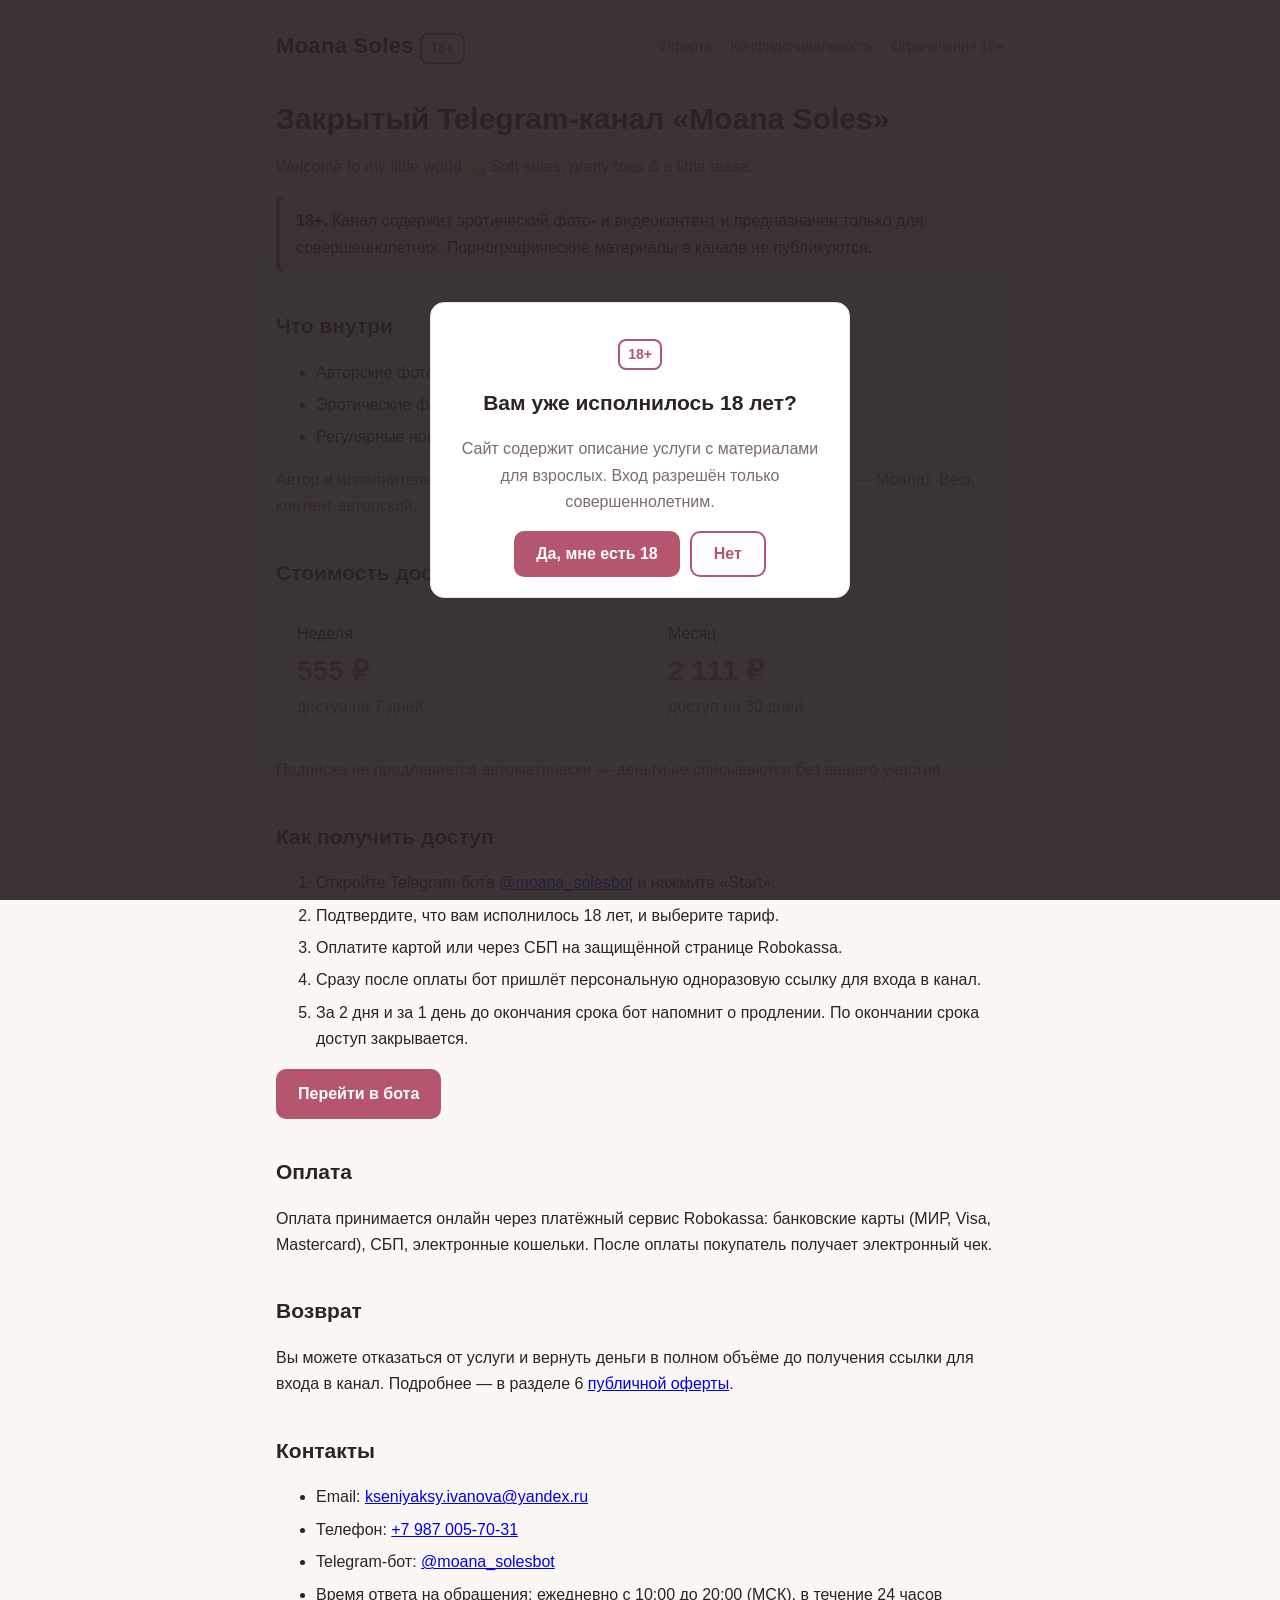
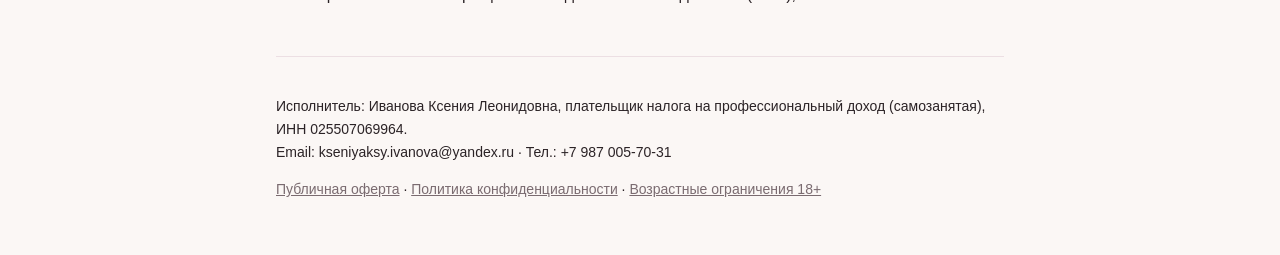
<file: index.html>
<!DOCTYPE html>
<html lang="ru">
<head>
    <meta charset="UTF-8">
    <meta name="viewport" content="width=device-width, initial-scale=1.0">
    <meta name="robots" content="noindex">
    <title>Moana Soles — закрытый канал 18+</title>
    <link rel="stylesheet" href="style.css">
</head>
<body>

<div id="age-gate" role="dialog" aria-modal="true" aria-labelledby="age-title">
    <div class="card">
        <p><span class="badge">18+</span></p>
        <h2 id="age-title" style="margin-top:8px">Вам уже исполнилось 18 лет?</h2>
        <p class="muted">Сайт содержит описание услуги с материалами для взрослых. Вход разрешён только совершеннолетним.</p>
        <div class="actions">
            <button class="btn" id="age-yes">Да, мне есть 18</button>
            <button class="btn secondary" id="age-no">Нет</button>
        </div>
    </div>
</div>

<div class="wrap">
    <header>
        <a class="logo" href="index.html">Moana Soles <span class="badge">18+</span></a>
        <nav>
            <a href="offer.html">Оферта</a>
            <a href="privacy.html">Конфиденциальность</a>
            <a href="age.html">Ограничения 18+</a>
        </nav>
    </header>

    <h1>Закрытый Telegram-канал «Moana Soles»</h1>
    <p class="muted">Welcome to my little world 💫 Soft soles, pretty toes &amp; a little tease.</p>

    <p class="notice"><strong>18+.</strong> Канал содержит эротический фото- и видеоконтент и предназначен только для совершеннолетних. Порнографические материалы в канале не публикуются.</p>

    <h2>Что внутри</h2>
    <ul>
        <li>Авторские фотографии в эстетике ухоженных стоп и ног</li>
        <li>Эротические фото и короткие видео автора 18+</li>
        <li>Регулярные новые публикации</li>
    </ul>
    <p class="muted">Автор и исполнитель — Иванова Ксения Леонидовна (творческий псевдоним — Moana). Весь контент авторский.</p>

    <h2>Стоимость доступа</h2>
    <div class="prices">
        <div class="card">
            <div>Неделя</div>
            <div class="price">555 ₽</div>
            <div class="muted">доступ на 7 дней</div>
        </div>
        <div class="card">
            <div>Месяц</div>
            <div class="price">2 111 ₽</div>
            <div class="muted">доступ на 30 дней</div>
        </div>
    </div>
    <p class="muted">Подписка не продлевается автоматически — деньги не списываются без вашего участия.</p>

    <h2>Как получить доступ</h2>
    <ol>
        <li>Откройте Telegram-бота <a href="https://t.me/moana_solesbot">@moana_solesbot</a> и нажмите «Start».</li>
        <li>Подтвердите, что вам исполнилось 18 лет, и выберите тариф.</li>
        <li>Оплатите картой или через СБП на защищённой странице Robokassa.</li>
        <li>Сразу после оплаты бот пришлёт персональную одноразовую ссылку для входа в канал.</li>
        <li>За 2 дня и за 1 день до окончания срока бот напомнит о продлении. По окончании срока доступ закрывается.</li>
    </ol>
    <p><a class="btn" href="https://t.me/moana_solesbot">Перейти в бота</a></p>

    <h2>Оплата</h2>
    <p>Оплата принимается онлайн через платёжный сервис Robokassa: банковские карты (МИР, Visa, Mastercard), СБП, электронные кошельки. После оплаты покупатель получает электронный чек.</p>

    <h2>Возврат</h2>
    <p>Вы можете отказаться от услуги и вернуть деньги в полном объёме до получения ссылки для входа в канал. Подробнее — в разделе 6 <a href="offer.html#refund">публичной оферты</a>.</p>

    <h2>Контакты</h2>
    <ul>
        <li>Email: <a href="mailto:kseniyaksy.ivanova@yandex.ru">kseniyaksy.ivanova@yandex.ru</a></li>
        <li>Телефон: <a href="tel:+79870057031">+7 987 005-70-31</a></li>
        <li>Telegram-бот: <a href="https://t.me/moana_solesbot">@moana_solesbot</a></li>
        <li>Время ответа на обращения: ежедневно с 10:00 до 20:00 (МСК), в течение 24 часов</li>
    </ul>

    <footer>
        <p>Исполнитель: Иванова Ксения Леонидовна, плательщик налога на профессиональный доход (самозанятая), ИНН 025507069964.<br>
        Email: kseniyaksy.ivanova@yandex.ru · Тел.: +7 987 005-70-31</p>
        <p><a href="offer.html">Публичная оферта</a> · <a href="privacy.html">Политика конфиденциальности</a> · <a href="age.html">Возрастные ограничения 18+</a></p>
    </footer>
</div>

<script src="age.js"></script>
</body>
</html>
</file>
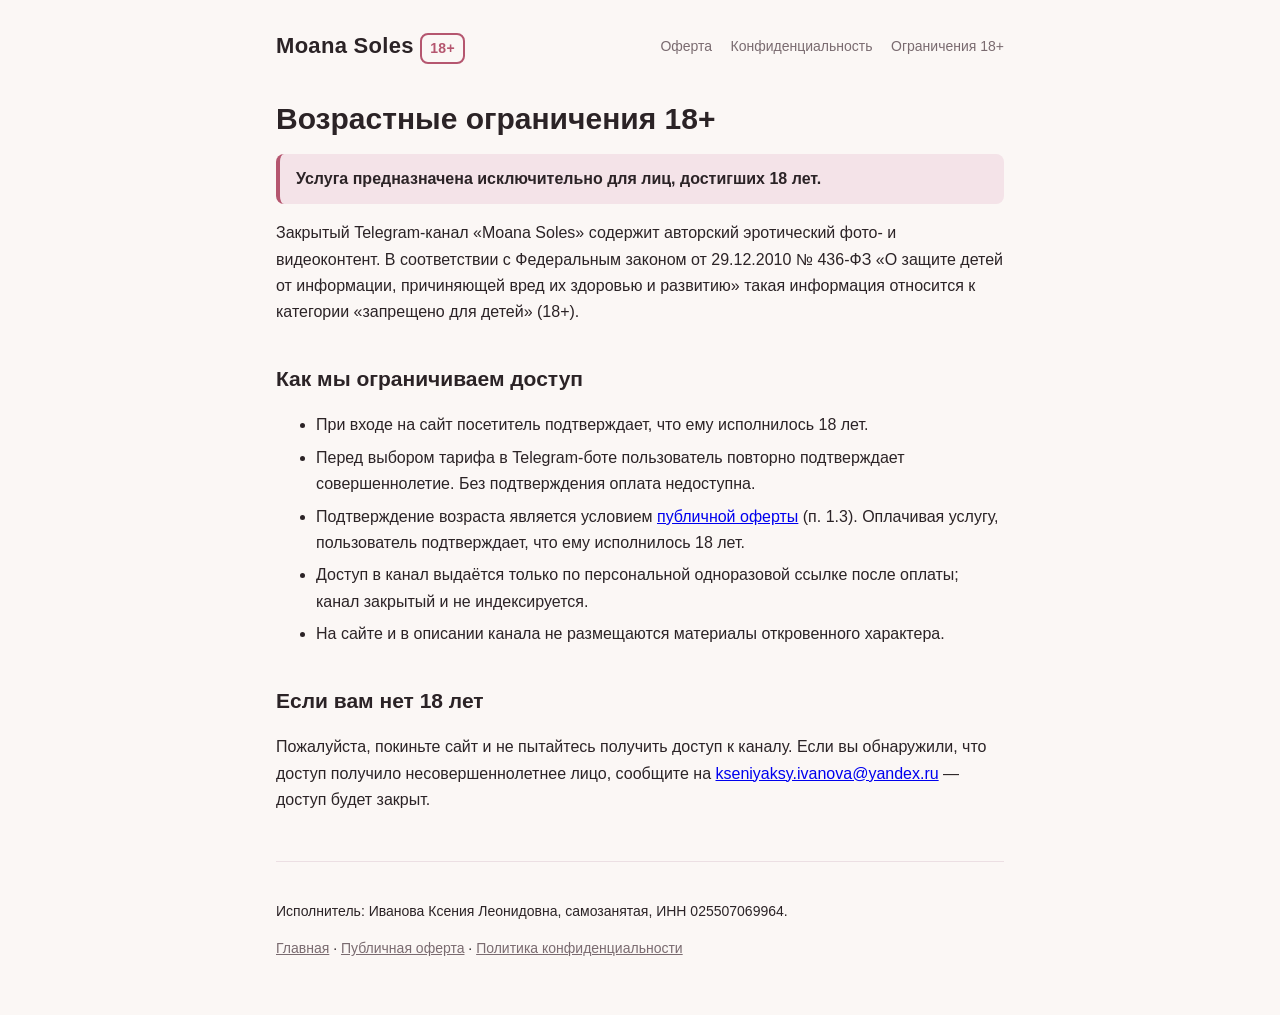
<file: age.html>
<!DOCTYPE html>
<html lang="ru">
<head>
    <meta charset="UTF-8">
    <meta name="viewport" content="width=device-width, initial-scale=1.0">
    <meta name="robots" content="noindex">
    <title>Возрастные ограничения 18+ — Moana Soles</title>
    <link rel="stylesheet" href="style.css">
</head>
<body>

<div class="wrap">
    <header>
        <a class="logo" href="index.html">Moana Soles <span class="badge">18+</span></a>
        <nav>
            <a href="offer.html">Оферта</a>
            <a href="privacy.html">Конфиденциальность</a>
            <a href="age.html">Ограничения 18+</a>
        </nav>
    </header>

    <h1>Возрастные ограничения 18+</h1>

    <p class="notice"><strong>Услуга предназначена исключительно для лиц, достигших 18 лет.</strong></p>

    <p>Закрытый Telegram-канал «Moana Soles» содержит авторский эротический фото- и видеоконтент. В соответствии с Федеральным законом от 29.12.2010 № 436-ФЗ «О защите детей от информации, причиняющей вред их здоровью и развитию» такая информация относится к категории «запрещено для детей» (18+).</p>

    <h2>Как мы ограничиваем доступ</h2>
    <ul>
        <li>При входе на сайт посетитель подтверждает, что ему исполнилось 18 лет.</li>
        <li>Перед выбором тарифа в Telegram-боте пользователь повторно подтверждает совершеннолетие. Без подтверждения оплата недоступна.</li>
        <li>Подтверждение возраста является условием <a href="offer.html">публичной оферты</a> (п. 1.3). Оплачивая услугу, пользователь подтверждает, что ему исполнилось 18 лет.</li>
        <li>Доступ в канал выдаётся только по персональной одноразовой ссылке после оплаты; канал закрытый и не индексируется.</li>
        <li>На сайте и в описании канала не размещаются материалы откровенного характера.</li>
    </ul>

    <h2>Если вам нет 18 лет</h2>
    <p>Пожалуйста, покиньте сайт и не пытайтесь получить доступ к каналу. Если вы обнаружили, что доступ получило несовершеннолетнее лицо, сообщите на <a href="mailto:kseniyaksy.ivanova@yandex.ru">kseniyaksy.ivanova@yandex.ru</a> — доступ будет закрыт.</p>

    <footer>
        <p>Исполнитель: Иванова Ксения Леонидовна, самозанятая, ИНН 025507069964.</p>
        <p><a href="index.html">Главная</a> · <a href="offer.html">Публичная оферта</a> · <a href="privacy.html">Политика конфиденциальности</a></p>
    </footer>
</div>

</body>
</html>
</file>
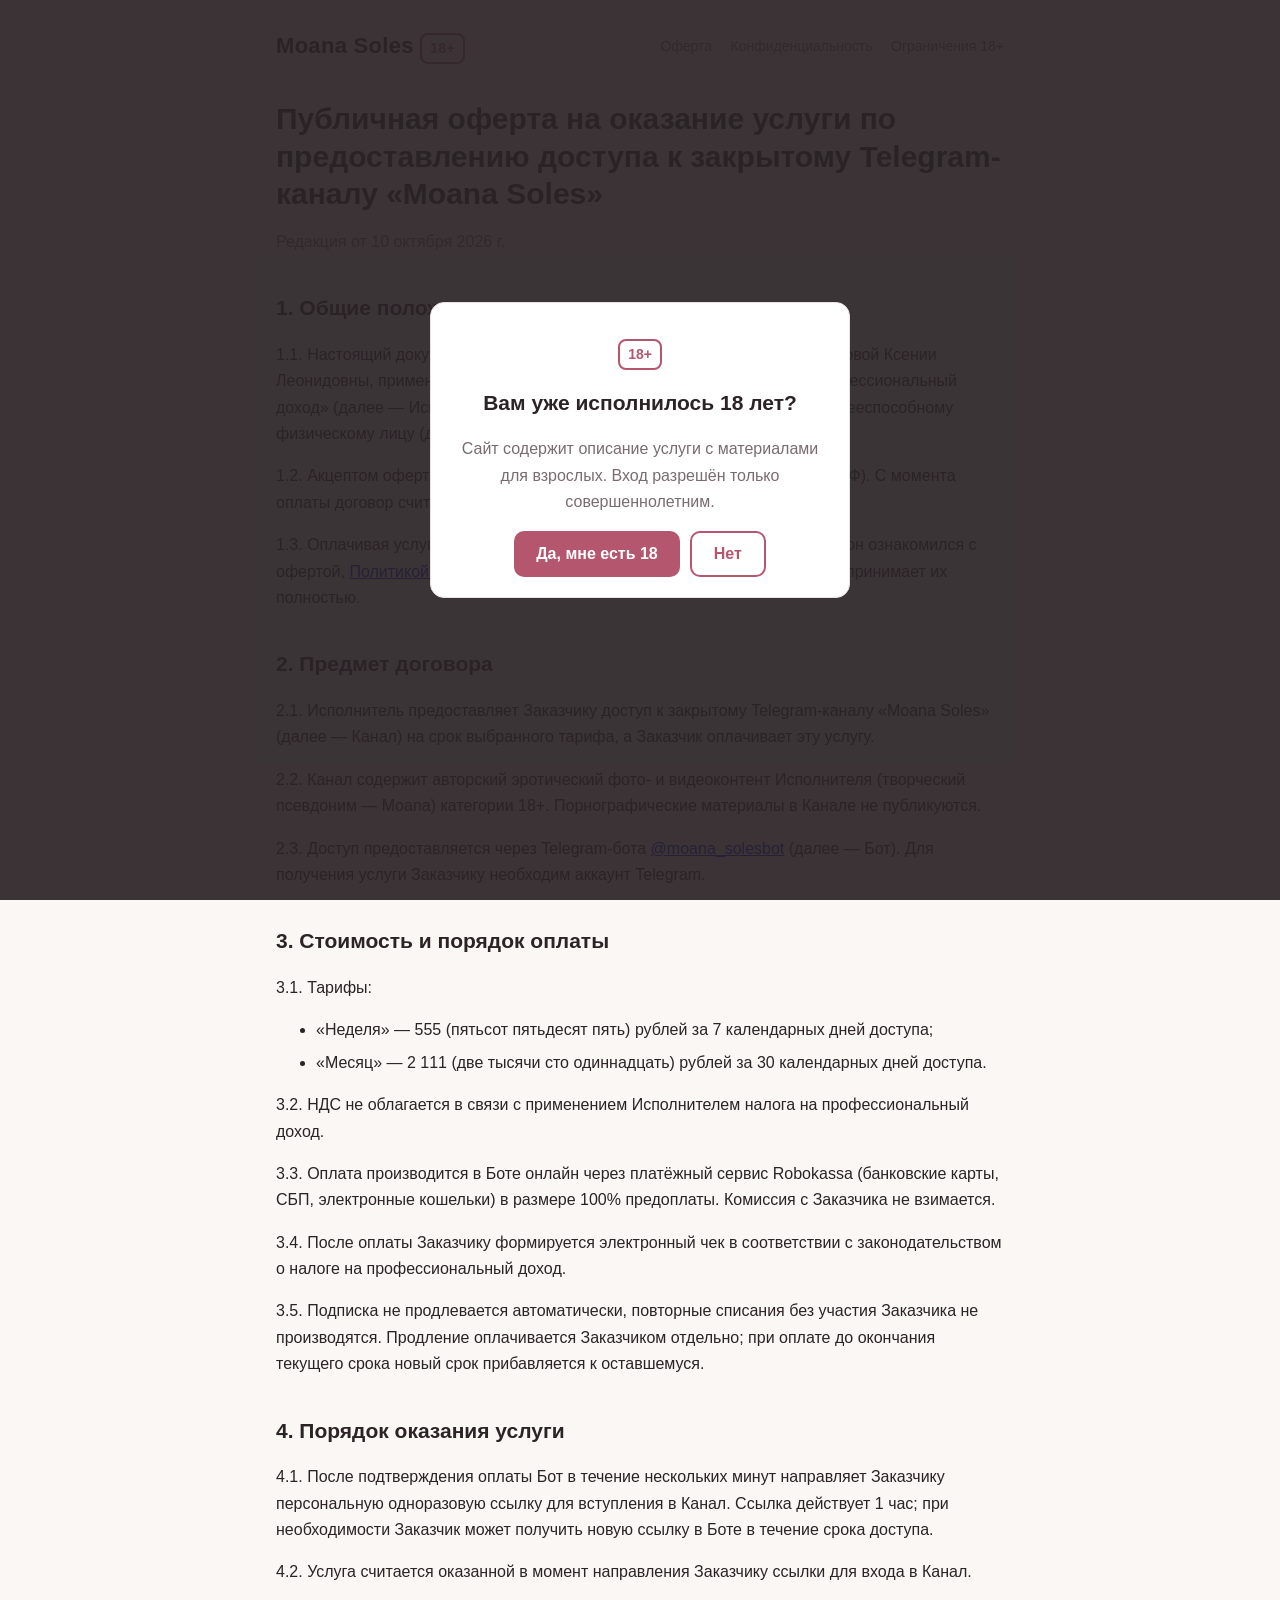
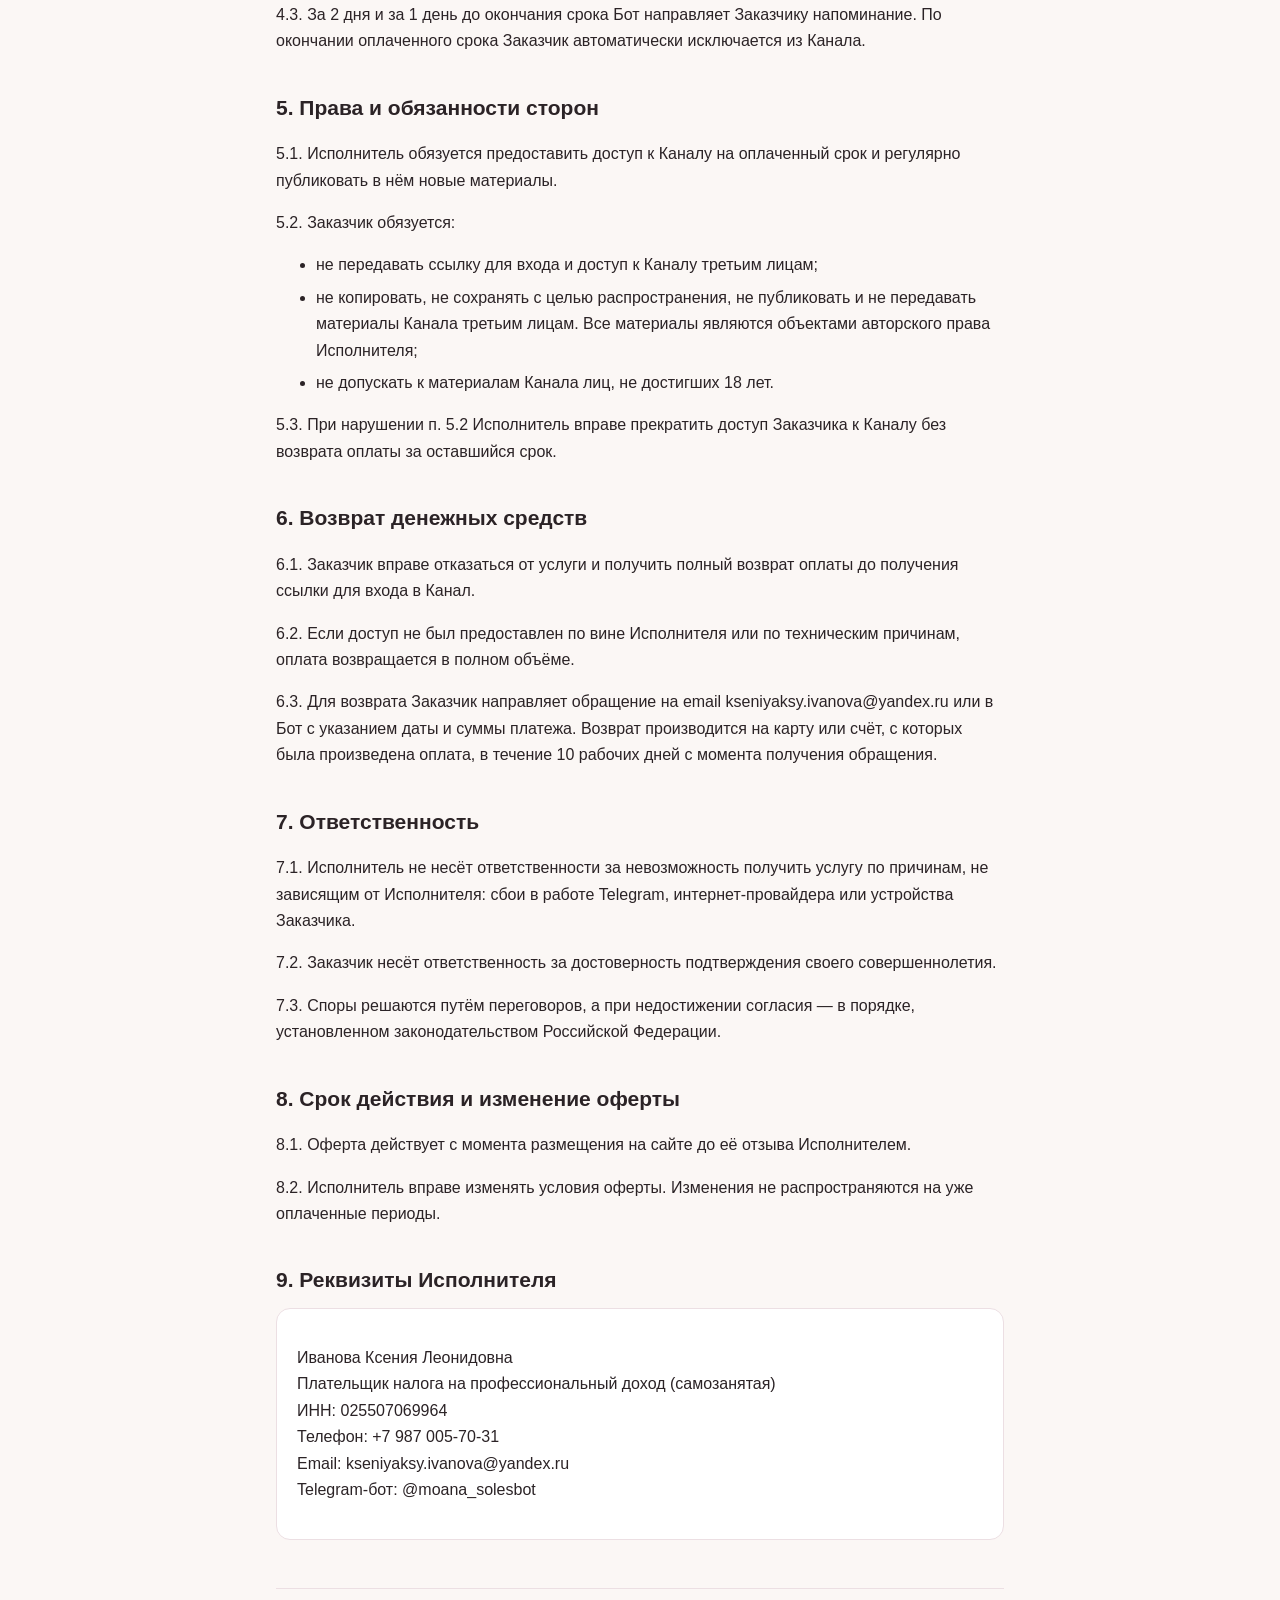
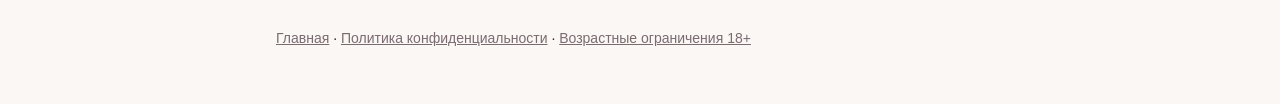
<file: offer.html>
<!DOCTYPE html>
<html lang="ru">
<head>
    <meta charset="UTF-8">
    <meta name="viewport" content="width=device-width, initial-scale=1.0">
    <meta name="robots" content="noindex">
    <title>Публичная оферта — Moana Soles</title>
    <link rel="stylesheet" href="style.css">
</head>
<body>

<div id="age-gate" role="dialog" aria-modal="true" aria-labelledby="age-title">
    <div class="card">
        <p><span class="badge">18+</span></p>
        <h2 id="age-title" style="margin-top:8px">Вам уже исполнилось 18 лет?</h2>
        <p class="muted">Сайт содержит описание услуги с материалами для взрослых. Вход разрешён только совершеннолетним.</p>
        <div class="actions">
            <button class="btn" id="age-yes">Да, мне есть 18</button>
            <button class="btn secondary" id="age-no">Нет</button>
        </div>
    </div>
</div>

<div class="wrap">
    <header>
        <a class="logo" href="index.html">Moana Soles <span class="badge">18+</span></a>
        <nav>
            <a href="offer.html">Оферта</a>
            <a href="privacy.html">Конфиденциальность</a>
            <a href="age.html">Ограничения 18+</a>
        </nav>
    </header>

    <h1>Публичная оферта на оказание услуги по предоставлению доступа к закрытому Telegram-каналу «Moana Soles»</h1>
    <p class="muted">Редакция от 10 октября 2026 г.</p>

    <h2>1. Общие положения</h2>
    <p>1.1. Настоящий документ является публичной офертой (ст. 437 ГК РФ) Ивановой Ксении Леонидовны, применяющей специальный налоговый режим «Налог на профессиональный доход» (далее — Исполнитель), и адресован любому совершеннолетнему дееспособному физическому лицу (далее — Заказчик).</p>
    <p>1.2. Акцептом оферты является оплата выбранного тарифа (п. 3 ст. 438 ГК РФ). С момента оплаты договор считается заключённым на условиях настоящей оферты.</p>
    <p>1.3. Оплачивая услугу, Заказчик подтверждает, что ему исполнилось 18 лет, он ознакомился с офертой, <a href="privacy.html">Политикой конфиденциальности</a> и <a href="age.html">возрастными ограничениями</a> и принимает их полностью.</p>

    <h2>2. Предмет договора</h2>
    <p>2.1. Исполнитель предоставляет Заказчику доступ к закрытому Telegram-каналу «Moana Soles» (далее — Канал) на срок выбранного тарифа, а Заказчик оплачивает эту услугу.</p>
    <p>2.2. Канал содержит авторский эротический фото- и видеоконтент Исполнителя (творческий псевдоним — Moana) категории 18+. Порнографические материалы в Канале не публикуются.</p>
    <p>2.3. Доступ предоставляется через Telegram-бота <a href="https://t.me/moana_solesbot">@moana_solesbot</a> (далее — Бот). Для получения услуги Заказчику необходим аккаунт Telegram.</p>

    <h2>3. Стоимость и порядок оплаты</h2>
    <p>3.1. Тарифы:</p>
    <ul>
        <li>«Неделя» — 555 (пятьсот пятьдесят пять) рублей за 7 календарных дней доступа;</li>
        <li>«Месяц» — 2 111 (две тысячи сто одиннадцать) рублей за 30 календарных дней доступа.</li>
    </ul>
    <p>3.2. НДС не облагается в связи с применением Исполнителем налога на профессиональный доход.</p>
    <p>3.3. Оплата производится в Боте онлайн через платёжный сервис Robokassa (банковские карты, СБП, электронные кошельки) в размере 100% предоплаты. Комиссия с Заказчика не взимается.</p>
    <p>3.4. После оплаты Заказчику формируется электронный чек в соответствии с законодательством о налоге на профессиональный доход.</p>
    <p>3.5. Подписка не продлевается автоматически, повторные списания без участия Заказчика не производятся. Продление оплачивается Заказчиком отдельно; при оплате до окончания текущего срока новый срок прибавляется к оставшемуся.</p>

    <h2>4. Порядок оказания услуги</h2>
    <p>4.1. После подтверждения оплаты Бот в течение нескольких минут направляет Заказчику персональную одноразовую ссылку для вступления в Канал. Ссылка действует 1 час; при необходимости Заказчик может получить новую ссылку в Боте в течение срока доступа.</p>
    <p>4.2. Услуга считается оказанной в момент направления Заказчику ссылки для входа в Канал.</p>
    <p>4.3. За 2 дня и за 1 день до окончания срока Бот направляет Заказчику напоминание. По окончании оплаченного срока Заказчик автоматически исключается из Канала.</p>

    <h2>5. Права и обязанности сторон</h2>
    <p>5.1. Исполнитель обязуется предоставить доступ к Каналу на оплаченный срок и регулярно публиковать в нём новые материалы.</p>
    <p>5.2. Заказчик обязуется:</p>
    <ul>
        <li>не передавать ссылку для входа и доступ к Каналу третьим лицам;</li>
        <li>не копировать, не сохранять с целью распространения, не публиковать и не передавать материалы Канала третьим лицам. Все материалы являются объектами авторского права Исполнителя;</li>
        <li>не допускать к материалам Канала лиц, не достигших 18 лет.</li>
    </ul>
    <p>5.3. При нарушении п. 5.2 Исполнитель вправе прекратить доступ Заказчика к Каналу без возврата оплаты за оставшийся срок.</p>

    <h2 id="refund">6. Возврат денежных средств</h2>
    <p>6.1. Заказчик вправе отказаться от услуги и получить полный возврат оплаты до получения ссылки для входа в Канал.</p>
    <p>6.2. Если доступ не был предоставлен по вине Исполнителя или по техническим причинам, оплата возвращается в полном объёме.</p>
    <p>6.3. Для возврата Заказчик направляет обращение на email kseniyaksy.ivanova@yandex.ru или в Бот с указанием даты и суммы платежа. Возврат производится на карту или счёт, с которых была произведена оплата, в течение 10 рабочих дней с момента получения обращения.</p>

    <h2>7. Ответственность</h2>
    <p>7.1. Исполнитель не несёт ответственности за невозможность получить услугу по причинам, не зависящим от Исполнителя: сбои в работе Telegram, интернет-провайдера или устройства Заказчика.</p>
    <p>7.2. Заказчик несёт ответственность за достоверность подтверждения своего совершеннолетия.</p>
    <p>7.3. Споры решаются путём переговоров, а при недостижении согласия — в порядке, установленном законодательством Российской Федерации.</p>

    <h2>8. Срок действия и изменение оферты</h2>
    <p>8.1. Оферта действует с момента размещения на сайте до её отзыва Исполнителем.</p>
    <p>8.2. Исполнитель вправе изменять условия оферты. Изменения не распространяются на уже оплаченные периоды.</p>

    <h2>9. Реквизиты Исполнителя</h2>
    <div class="card">
        <p>Иванова Ксения Леонидовна<br>
        Плательщик налога на профессиональный доход (самозанятая)<br>
        ИНН: 025507069964<br>
        Телефон: +7 987 005-70-31<br>
        Email: kseniyaksy.ivanova@yandex.ru<br>
        Telegram-бот: @moana_solesbot</p>
    </div>

    <footer>
        <p><a href="index.html">Главная</a> · <a href="privacy.html">Политика конфиденциальности</a> · <a href="age.html">Возрастные ограничения 18+</a></p>
    </footer>
</div>

<script src="age.js"></script>
</body>
</html>
</file>
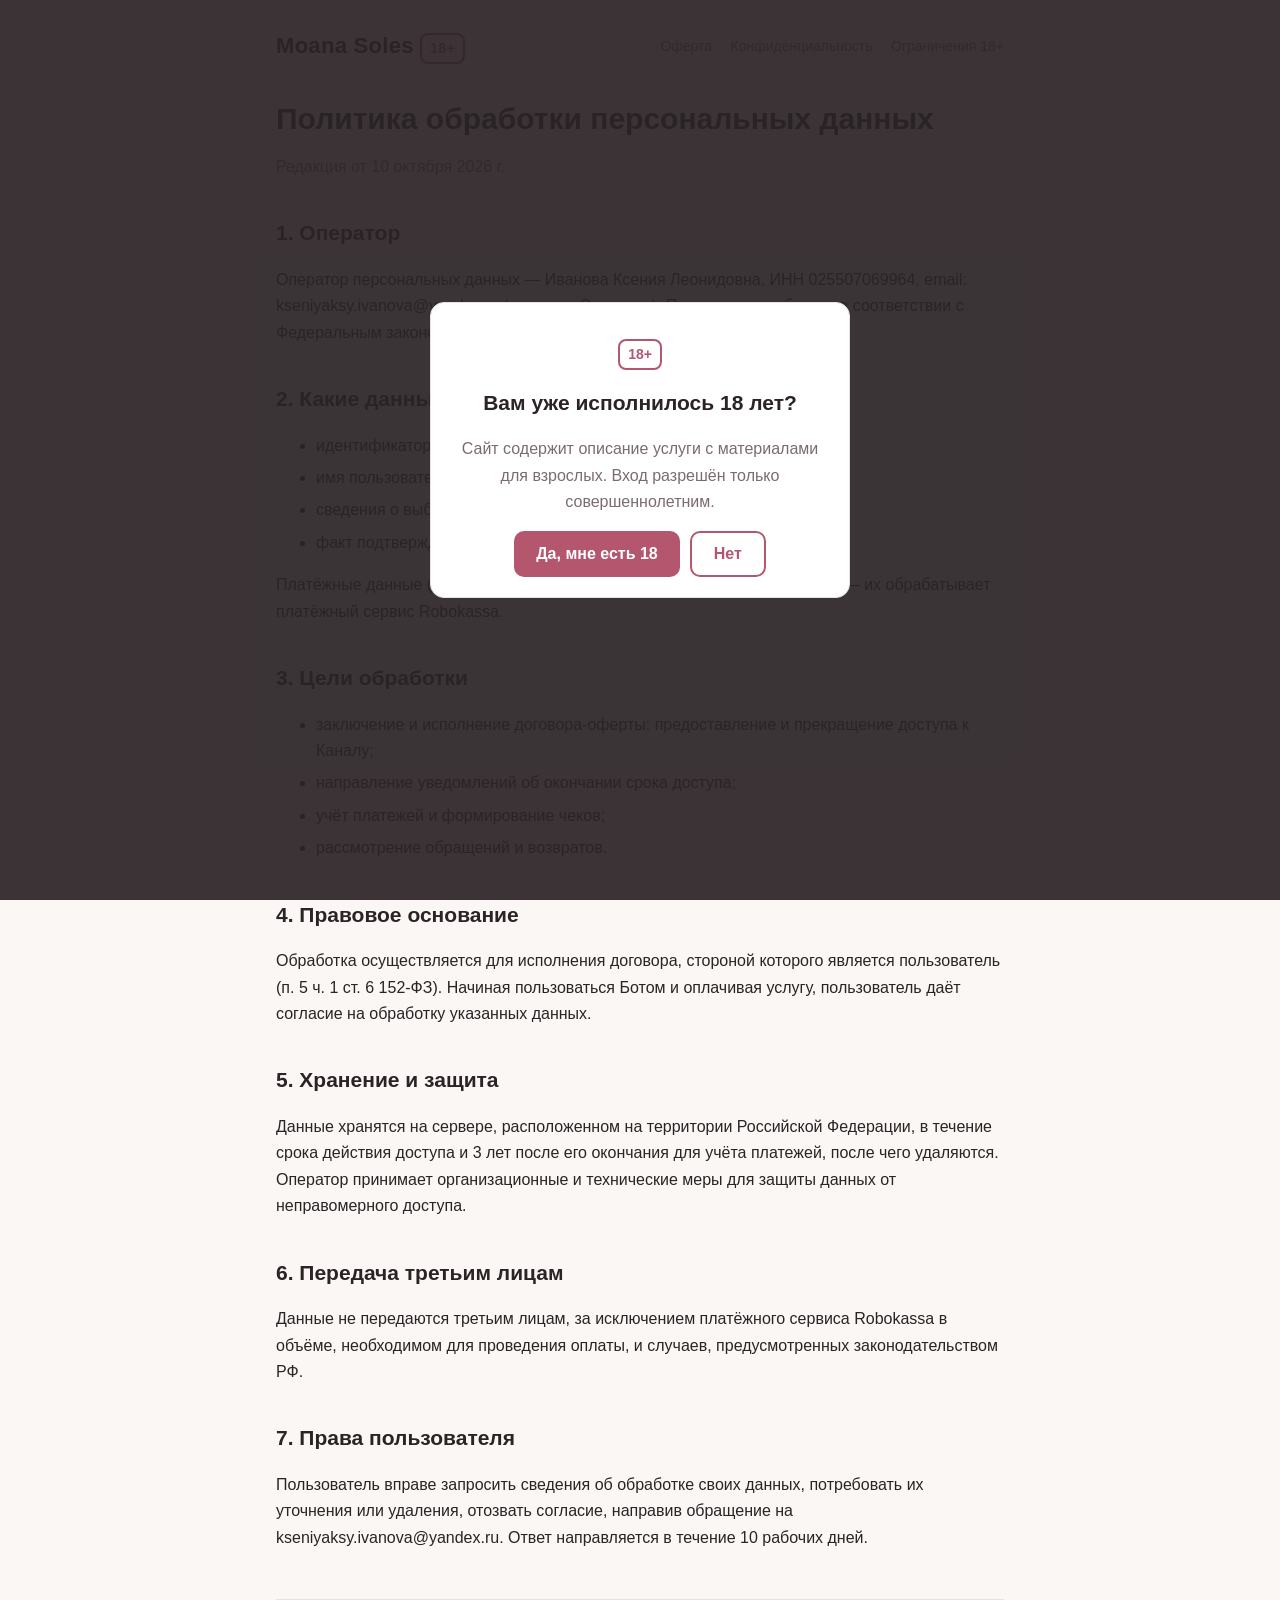
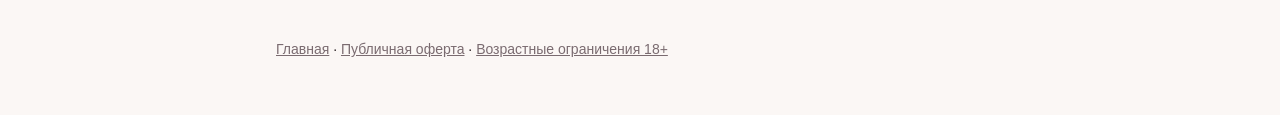
<file: privacy.html>
<!DOCTYPE html>
<html lang="ru">
<head>
    <meta charset="UTF-8">
    <meta name="viewport" content="width=device-width, initial-scale=1.0">
    <meta name="robots" content="noindex">
    <title>Политика конфиденциальности — Moana Soles</title>
    <link rel="stylesheet" href="style.css">
</head>
<body>

<div id="age-gate" role="dialog" aria-modal="true" aria-labelledby="age-title">
    <div class="card">
        <p><span class="badge">18+</span></p>
        <h2 id="age-title" style="margin-top:8px">Вам уже исполнилось 18 лет?</h2>
        <p class="muted">Сайт содержит описание услуги с материалами для взрослых. Вход разрешён только совершеннолетним.</p>
        <div class="actions">
            <button class="btn" id="age-yes">Да, мне есть 18</button>
            <button class="btn secondary" id="age-no">Нет</button>
        </div>
    </div>
</div>

<div class="wrap">
    <header>
        <a class="logo" href="index.html">Moana Soles <span class="badge">18+</span></a>
        <nav>
            <a href="offer.html">Оферта</a>
            <a href="privacy.html">Конфиденциальность</a>
            <a href="age.html">Ограничения 18+</a>
        </nav>
    </header>

    <h1>Политика обработки персональных данных</h1>
    <p class="muted">Редакция от 10 октября 2026 г.</p>

    <h2>1. Оператор</h2>
    <p>Оператор персональных данных — Иванова Ксения Леонидовна, ИНН 025507069964, email: kseniyaksy.ivanova@yandex.ru (далее — Оператор). Политика разработана в соответствии с Федеральным законом от 27.07.2006 № 152-ФЗ «О персональных данных».</p>

    <h2>2. Какие данные обрабатываются</h2>
    <ul>
        <li>идентификатор пользователя Telegram (Telegram ID);</li>
        <li>имя пользователя (username) и отображаемое имя в Telegram;</li>
        <li>сведения о выбранном тарифе, сумме, дате оплаты и сроке доступа;</li>
        <li>факт подтверждения совершеннолетия.</li>
    </ul>
    <p>Платёжные данные (номер карты и т. п.) Оператор не получает и не хранит — их обрабатывает платёжный сервис Robokassa.</p>

    <h2>3. Цели обработки</h2>
    <ul>
        <li>заключение и исполнение договора-оферты: предоставление и прекращение доступа к Каналу;</li>
        <li>направление уведомлений об окончании срока доступа;</li>
        <li>учёт платежей и формирование чеков;</li>
        <li>рассмотрение обращений и возвратов.</li>
    </ul>

    <h2>4. Правовое основание</h2>
    <p>Обработка осуществляется для исполнения договора, стороной которого является пользователь (п. 5 ч. 1 ст. 6 152-ФЗ). Начиная пользоваться Ботом и оплачивая услугу, пользователь даёт согласие на обработку указанных данных.</p>

    <h2>5. Хранение и защита</h2>
    <p>Данные хранятся на сервере, расположенном на территории Российской Федерации, в течение срока действия доступа и 3 лет после его окончания для учёта платежей, после чего удаляются. Оператор принимает организационные и технические меры для защиты данных от неправомерного доступа.</p>

    <h2>6. Передача третьим лицам</h2>
    <p>Данные не передаются третьим лицам, за исключением платёжного сервиса Robokassa в объёме, необходимом для проведения оплаты, и случаев, предусмотренных законодательством РФ.</p>

    <h2>7. Права пользователя</h2>
    <p>Пользователь вправе запросить сведения об обработке своих данных, потребовать их уточнения или удаления, отозвать согласие, направив обращение на kseniyaksy.ivanova@yandex.ru. Ответ направляется в течение 10 рабочих дней.</p>

    <footer>
        <p><a href="index.html">Главная</a> · <a href="offer.html">Публичная оферта</a> · <a href="age.html">Возрастные ограничения 18+</a></p>
    </footer>
</div>

<script src="age.js"></script>
</body>
</html>
</file>
<file: style.css>
:root {
    --bg: #fbf7f5;
    --surface: #ffffff;
    --text: #2b2326;
    --muted: #7a6b70;
    --accent: #b5566f;
    --accent-soft: #f4e3e8;
    --line: #ecdfe3;
}

* { box-sizing: border-box; }

body {
    margin: 0;
    background: var(--bg);
    color: var(--text);
    font: 16px/1.65 -apple-system, "Segoe UI", Roboto, Arial, sans-serif;
}

.wrap { max-width: 760px; margin: 0 auto; padding: 0 16px; }

header { padding: 28px 0 8px; display: flex; justify-content: space-between; align-items: center; gap: 12px; flex-wrap: wrap; }
.logo { font-size: 22px; font-weight: 700; letter-spacing: .3px; color: var(--text); text-decoration: none; }
.badge { display: inline-block; border: 2px solid var(--accent); color: var(--accent); border-radius: 8px; padding: 2px 8px; font-weight: 700; font-size: 14px; }

nav a { color: var(--muted); text-decoration: none; margin-left: 14px; font-size: 14px; }
nav a:hover { color: var(--accent); }

h1 { font-size: 30px; line-height: 1.25; margin: 28px 0 10px; }
h2 { font-size: 21px; margin: 36px 0 10px; }
h3 { font-size: 17px; margin: 22px 0 6px; }
p, li { color: var(--text); }
.muted { color: var(--muted); }

.card { background: var(--surface); border: 1px solid var(--line); border-radius: 14px; padding: 20px; }
.prices { display: grid; grid-template-columns: repeat(auto-fit, minmax(220px, 1fr)); gap: 14px; }
.price { font-size: 28px; font-weight: 700; color: var(--accent); }

.btn { display: inline-block; background: var(--accent); color: #fff; text-decoration: none; padding: 12px 22px; border-radius: 10px; font-weight: 600; border: 0; cursor: pointer; font-size: 16px; }
.btn.secondary { background: transparent; color: var(--accent); border: 2px solid var(--accent); }

.notice { background: var(--accent-soft); border-left: 4px solid var(--accent); border-radius: 8px; padding: 12px 16px; }

footer { margin: 48px 0 0; padding: 24px 0 40px; border-top: 1px solid var(--line); font-size: 14px; color: var(--muted); }
footer a { color: var(--muted); }

/* Возрастной барьер */
#age-gate { position: fixed; inset: 0; background: rgba(43, 35, 38, .92); display: none; align-items: center; justify-content: center; padding: 16px; z-index: 10; }
#age-gate.show { display: flex; }
#age-gate .card { max-width: 420px; text-align: center; }
#age-gate .actions { display: flex; gap: 10px; justify-content: center; flex-wrap: wrap; margin-top: 16px; }

ol li, ul li { margin-bottom: 6px; }
</file>
